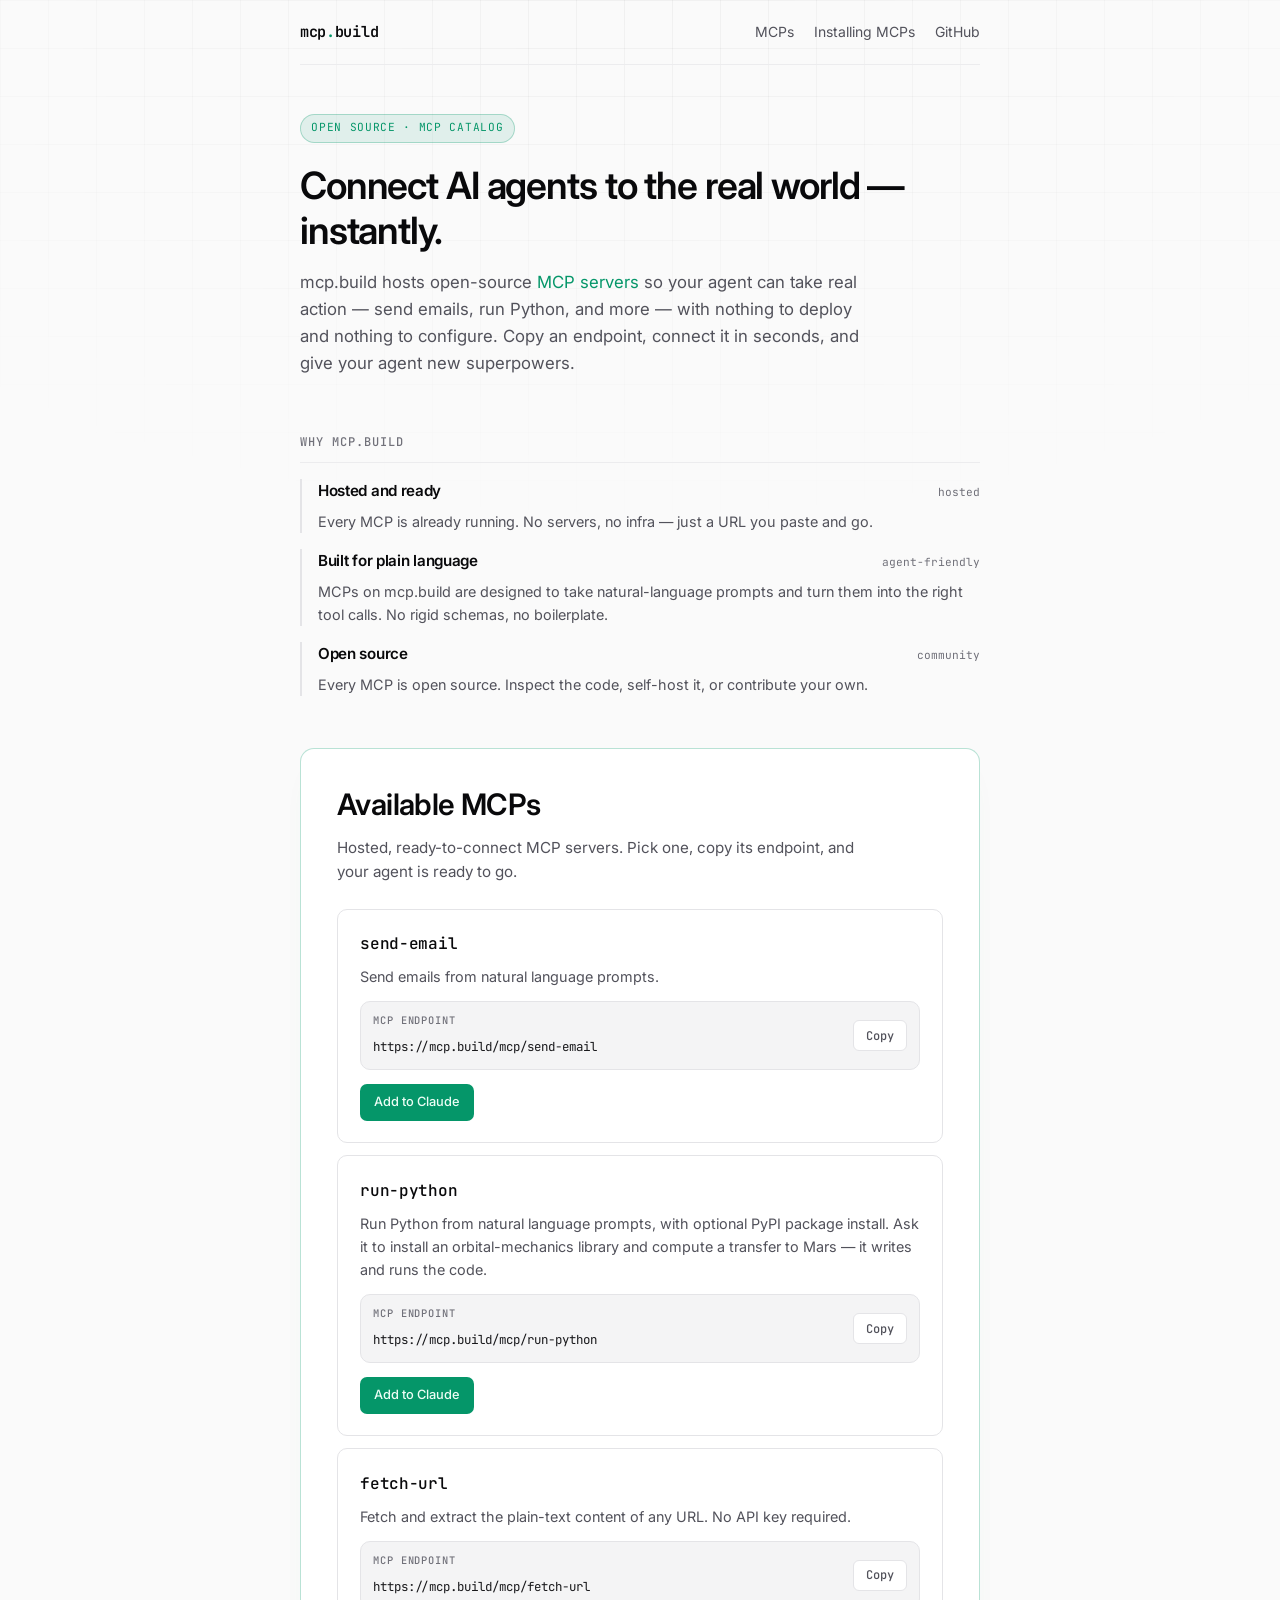
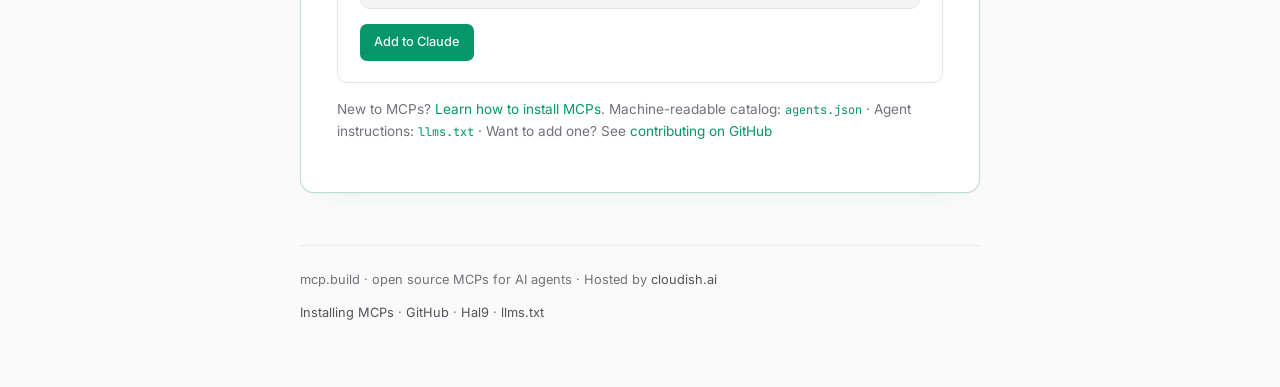
<file: docs/index.html>
<!DOCTYPE html>
<html lang="en">
<head>
  <meta charset="utf-8" />
  <meta name="viewport" content="width=device-width, initial-scale=1" />
  <title>mcp.build — connect AI agents to the real world, instantly</title>
  <meta name="description" content="mcp.build hosts open-source MCP servers so your agent can take real action — send emails, run Python, and more — with nothing to deploy and nothing to configure." />
  <link rel="canonical" href="https://mcp.build/" />

  <!-- Open Graph -->
  <meta property="og:type" content="website" />
  <meta property="og:url" content="https://mcp.build/" />
  <meta property="og:title" content="mcp.build — connect AI agents to the real world, instantly" />
  <meta property="og:description" content="Hosted, open-source MCP servers for AI agents. Copy an endpoint, connect it in seconds — no infra, no config." />
  <meta property="og:site_name" content="mcp.build" />

  <!-- Twitter Card -->
  <meta name="twitter:card" content="summary" />
  <meta name="twitter:title" content="mcp.build — connect AI agents to the real world, instantly" />
  <meta name="twitter:description" content="Hosted, open-source MCP servers for AI agents. Copy an endpoint, connect it in seconds — no infra, no config." />

  <meta name="theme-color" content="#fafafa" media="(prefers-color-scheme: light)" />
  <meta name="theme-color" content="#0a0a0b" media="(prefers-color-scheme: dark)" />
  <meta name="color-scheme" content="light dark" />
  <link rel="preconnect" href="https://fonts.googleapis.com" />
  <link rel="preconnect" href="https://fonts.gstatic.com" crossorigin />
  <link href="https://fonts.googleapis.com/css2?family=Inter:wght@400;500;600&family=JetBrains+Mono:wght@400;500;600&display=swap" rel="stylesheet" />
  <link rel="stylesheet" href="css/styles.css" />
  <link rel="alternate" type="text/plain" href="llms.txt" title="LLM instructions" />
  <link rel="sitemap" type="application/xml" href="/sitemap.xml" />

  <!-- Schema.org structured data -->
  <script type="application/ld+json">
  {
    "@context": "https://schema.org",
    "@graph": [
      {
        "@type": "WebSite",
        "@id": "https://mcp.build/#website",
        "url": "https://mcp.build",
        "name": "mcp.build",
        "description": "Hosted, open-source MCP (Model Context Protocol) servers for AI agents. Connect capabilities without running infrastructure.",
        "publisher": {
          "@id": "https://mcp.build/#organization"
        }
      },
      {
        "@type": "Organization",
        "@id": "https://mcp.build/#organization",
        "name": "mcp.build",
        "url": "https://mcp.build",
        "sameAs": [
          "https://github.com/hal9ai/mcp.build"
        ]
      },
      {
        "@type": "SoftwareApplication",
        "@id": "https://mcp.build/#catalog",
        "name": "mcp.build MCP Catalog",
        "applicationCategory": "DeveloperApplication",
        "url": "https://mcp.build",
        "description": "A catalog of hosted, open-source Model Context Protocol (MCP) servers. AI agents connect to them instantly — no infrastructure, no configuration. Set up one MCP endpoint and you can access every MCP in the catalog.",
        "operatingSystem": "Any",
        "offers": {
          "@type": "Offer",
          "price": "0",
          "priceCurrency": "USD"
        },
        "audience": {
          "@type": "Audience",
          "audienceType": "AI agent builders, LLM developers, automation engineers"
        },
        "isAccessibleForFree": true,
        "codeRepository": "https://github.com/hal9ai/mcp.build",
        "provider": {
          "@id": "https://mcp.build/#organization"
        }
      },
      {
        "@type": "ItemList",
        "@id": "https://mcp.build/#mcplist",
        "name": "Available MCPs on mcp.build",
        "url": "https://mcp.build/#mcps",
        "numberOfItems": 3,
        "itemListElement": [
          {
            "@type": "ListItem",
            "position": 1,
            "item": {
              "@type": "SoftwareApplication",
              "@id": "https://mcp.build/send-email/",
              "name": "send-email MCP",
              "url": "https://mcp.build/send-email/",
              "description": "Send emails from natural language prompts. A hosted, open-source MCP server for AI agents.",
              "applicationCategory": "DeveloperApplication",
              "operatingSystem": "Any",
              "offers": { "@type": "Offer", "price": "0", "priceCurrency": "USD" }
            }
          },
          {
            "@type": "ListItem",
            "position": 2,
            "item": {
              "@type": "SoftwareApplication",
              "@id": "https://mcp.build/run-python/",
              "name": "run-python MCP",
              "url": "https://mcp.build/run-python/",
              "description": "Run Python and install PyPI packages from natural language prompts. A hosted, open-source MCP server for AI agents.",
              "applicationCategory": "DeveloperApplication",
              "operatingSystem": "Any",
              "offers": { "@type": "Offer", "price": "0", "priceCurrency": "USD" }
            }
          },
          {
            "@type": "ListItem",
            "position": 3,
            "item": {
              "@type": "SoftwareApplication",
              "@id": "https://mcp.build/fetch-url/",
              "name": "fetch-url MCP",
              "url": "https://mcp.build/fetch-url/",
              "description": "Fetch and extract the plain text of any URL. A hosted, open-source MCP server for AI agents.",
              "applicationCategory": "DeveloperApplication",
              "operatingSystem": "Any",
              "offers": { "@type": "Offer", "price": "0", "priceCurrency": "USD" }
            }
          }
        ]
      }
    ]
  }
  </script>
</head>
<body>
  <div class="wrap">
    <nav class="nav">
      <a class="logo" href="./">mcp<span>.</span>build</a>
      <ul class="nav-links">
        <li><a href="#mcps">MCPs</a></li>
        <li><a href="installing-mcps/">Installing MCPs</a></li>
        <li><a href="https://github.com/hal9ai/mcp.build">GitHub</a></li>
      </ul>
    </nav>

    <header class="hero">
      <div class="badge">open source · MCP catalog</div>
      <h1>Connect AI agents to the real world — instantly.</h1>
      <p class="lead">
        mcp.build hosts open-source <a href="https://modelcontextprotocol.io">MCP servers</a>
        so your agent can take real action — send emails, run Python, and more —
        with nothing to deploy and nothing to configure. Copy an endpoint,
        connect it in seconds, and give your agent new superpowers.
      </p>
    </header>

    <section id="why">
      <h2>Why mcp.build</h2>
      <ul class="why-list">
        <li>
          <div class="why-top"><h3>Hosted and ready</h3><span class="tag">hosted</span></div>
          <p>Every MCP is already running. No servers, no infra — just a URL you paste and go.</p>
        </li>
        <li>
          <div class="why-top"><h3>Built for plain language</h3><span class="tag">agent-friendly</span></div>
          <p>MCPs on mcp.build are designed to take natural-language prompts and turn them into the right tool calls. No rigid schemas, no boilerplate.</p>
        </li>
        <li>
          <div class="why-top"><h3>Open source</h3><span class="tag">community</span></div>
          <p>Every MCP is open source. Inspect the code, self-host it, or contribute your own.</p>
        </li>
      </ul>
    </section>

    <section id="mcps" class="mcps-featured">
      <div class="mcps-featured-head">
        <h2>Available MCPs</h2>
        <p class="mcps-featured-sub">Hosted, ready-to-connect MCP servers. Pick one, copy its endpoint, and your agent is ready to go.</p>
      </div>
      <div class="cards" id="agent-list">
        <!-- populated from agents.json; static fallback below -->
        <div class="card card-clickable" data-href="send-email/">
          <div class="card-top">
            <h3><a href="send-email/">send-email</a></h3>
          </div>
          <p>Send emails from natural language prompts.</p>
          <div class="endpoint endpoint-sm">
            <div>
              <span class="endpoint-label">MCP endpoint</span>
              <code>https://mcp.build/mcp/send-email</code>
            </div>
            <button class="endpoint-copy" data-copy="https://mcp.build/mcp/send-email">Copy</button>
          </div>
          <div class="card-actions">
            <a class="btn btn-primary btn-sm" href="https://claude.ai/customize/connectors?modal=add-custom-connector&connectorName=Send%20Email&connectorUrl=https%3A%2F%2Fmcp.build%2Fmcp%2Fsend-email">Add to Claude</a>
          </div>
        </div>
        <div class="card card-clickable" data-href="run-python/">
          <div class="card-top">
            <h3><a href="run-python/">run-python</a></h3>
          </div>
          <p>Run Python and install packages from natural language prompts.</p>
          <div class="endpoint endpoint-sm">
            <div>
              <span class="endpoint-label">MCP endpoint</span>
              <code>https://mcp.build/mcp/run-python</code>
            </div>
            <button class="endpoint-copy" data-copy="https://mcp.build/mcp/run-python">Copy</button>
          </div>
          <div class="card-actions">
            <a class="btn btn-primary btn-sm" href="https://claude.ai/customize/connectors?modal=add-custom-connector&connectorName=Run%20Python&connectorUrl=https%3A%2F%2Fmcp.build%2Fmcp%2Frun-python">Add to Claude</a>
          </div>
        </div>
      </div>
      <p style="margin-top: 1rem; font-size: 0.85rem; color: var(--text-dim);">
        New to MCPs? <a href="installing-mcps/">Learn how to install MCPs</a>.
        Machine-readable catalog: <a href="agents.json"><code>agents.json</code></a>
        · Agent instructions: <a href="llms.txt"><code>llms.txt</code></a>
        · Want to add one? See <a href="https://github.com/hal9ai/mcp.build#contributing">contributing on GitHub</a>
      </p>
    </section>

    <footer class="footer">
      <span>
        mcp.build · open source MCPs for AI agents ·
        Hosted by <a href="https://cloudish.ai">cloudish.ai</a>
      </span>
      <span>
        <a href="installing-mcps/">Installing MCPs</a>
        ·
        <a href="https://github.com/hal9ai/mcp.build">GitHub</a>
        ·
        <a href="https://github.com/hal9ai/hal9">Hal9</a>
        ·
        <a href="llms.txt">llms.txt</a>
      </span>
    </footer>
  </div>

  <script src="js/copy.js"></script>
  <script src="js/cards.js"></script>
  <script>
    // Load catalog so the site stays in sync with agents.json
    fetch("agents.json")
      .then((r) => r.json())
      .then((data) => {
        const list = document.getElementById("agent-list");
        if (!data.agents || !data.agents.length) return;
        list.innerHTML = data.agents
          .map((a) => {
            const docsPath = a.docs_path || "./" + a.id + "/";
            const endpoint = a.endpoint || "";
            const connectorName = a.connector_name || a.name || a.id;
            const connectorUrl = endpoint
              ? `https://claude.ai/customize/connectors?modal=add-custom-connector&connectorName=${encodeURIComponent(
                  connectorName
                )}&connectorUrl=${encodeURIComponent(endpoint)}`
              : "https://claude.ai/customize/connectors";
            return `
          <div class="card card-clickable" data-href="${docsPath}">
            <div class="card-top">
              <h3><a href="${docsPath}">${a.name}</a></h3>
            </div>
            <p>${a.description}</p>
            ${
              endpoint
                ? `<div class="endpoint endpoint-sm">
              <div>
                <span class="endpoint-label">MCP endpoint</span>
                <code>${endpoint}</code>
              </div>
              <button class="endpoint-copy" data-copy="${endpoint}">Copy</button>
            </div>`
                : ""
            }
            <div class="card-actions">
              <a class="btn btn-primary btn-sm" href="${connectorUrl}">Add to Claude</a>
            </div>
          </div>`;
          })
          .join("");
      })
      .catch(() => {});
  </script>
</body>
</html>
</file>
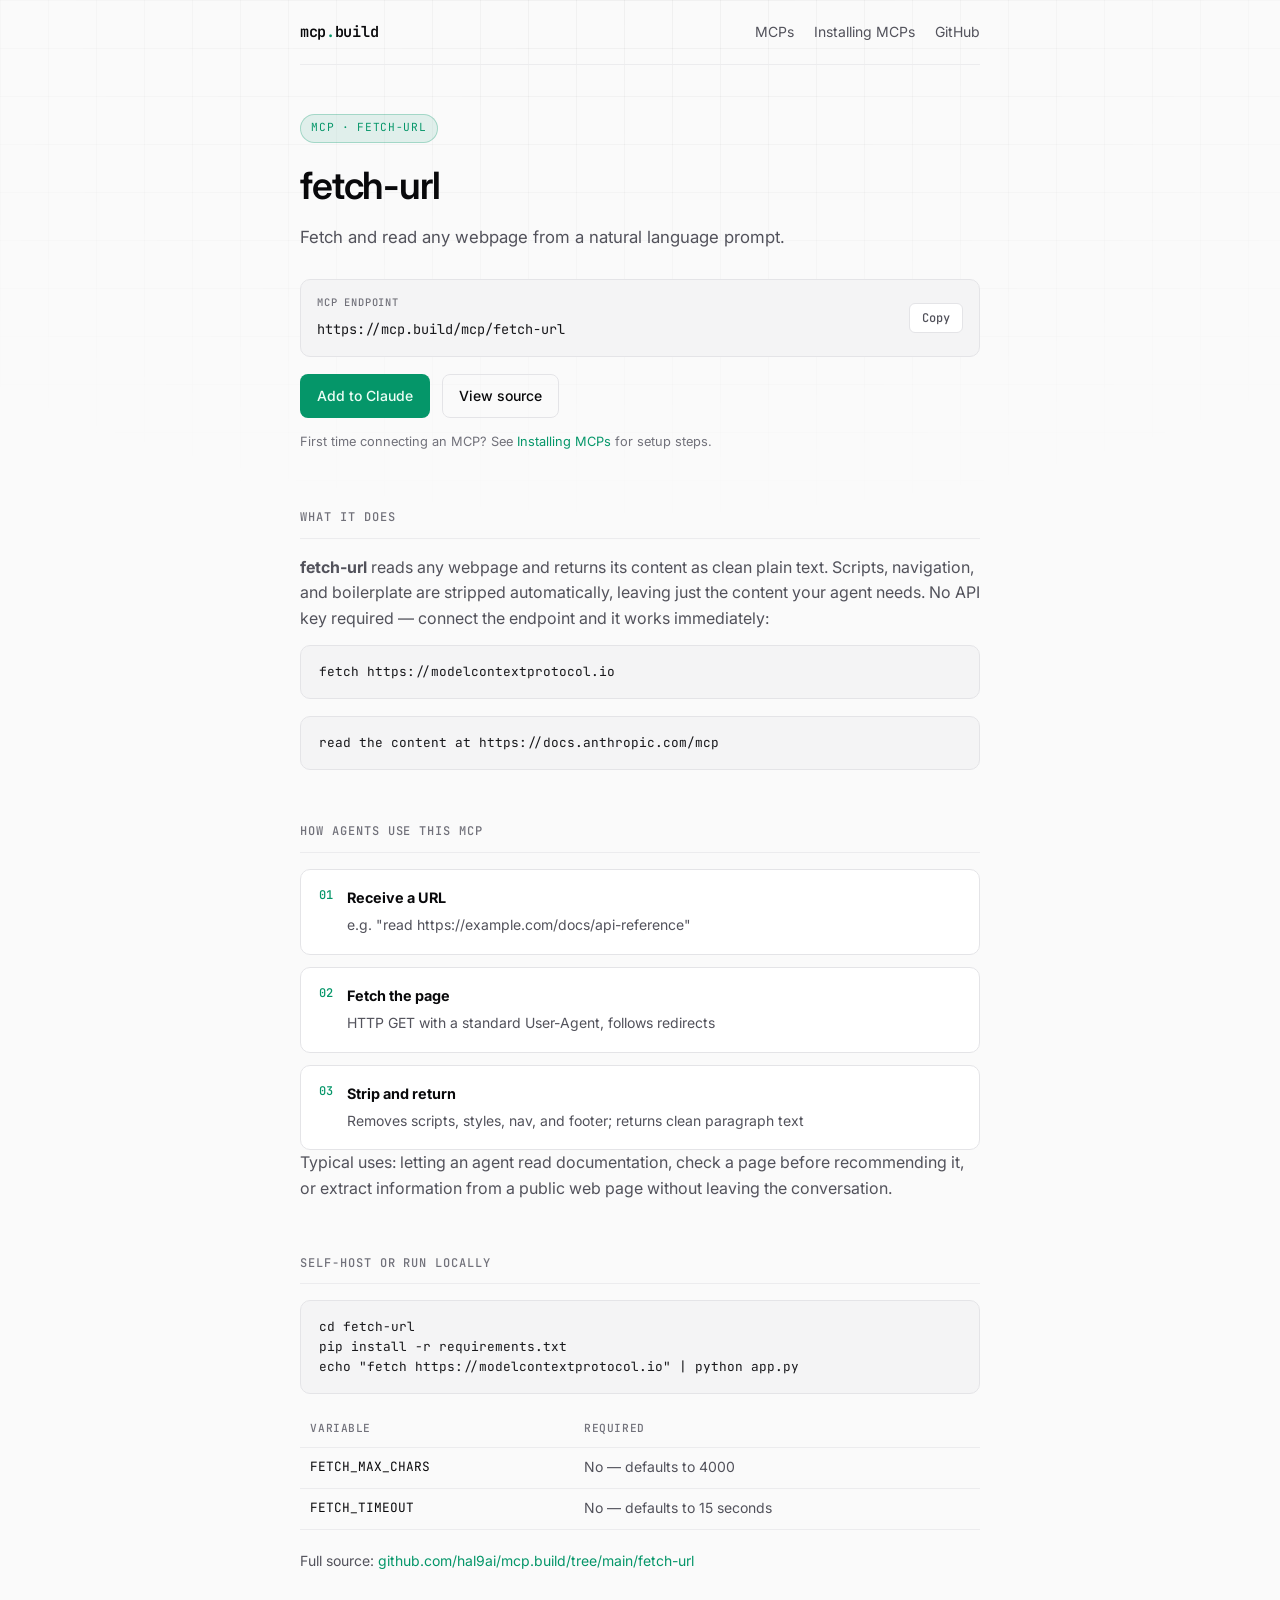
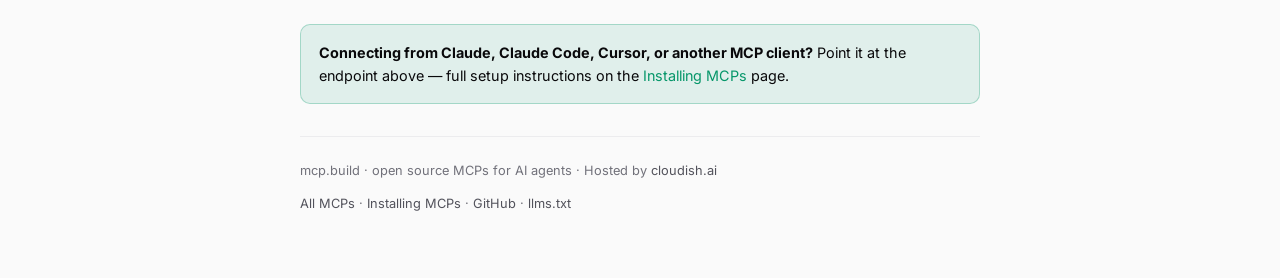
<file: docs/fetch-url/index.html>
<!DOCTYPE html>
<html lang="en">
<head>
  <meta charset="utf-8" />
  <meta name="viewport" content="width=device-width, initial-scale=1" />
  <title>fetch-url MCP — fetch and read any webpage · mcp.build</title>
  <meta name="description" content="A hosted, open-source MCP server that fetches any URL and returns its plain-text content. No API key required — just connect and go." />
  <link rel="canonical" href="https://mcp.build/fetch-url/" />
  <meta property="og:type" content="website" />
  <meta property="og:url" content="https://mcp.build/fetch-url/" />
  <meta property="og:title" content="fetch-url MCP — fetch and read any webpage" />
  <meta property="og:description" content="A hosted, open-source MCP server that fetches any URL and returns its plain-text content. No API key required." />
  <meta property="og:site_name" content="mcp.build" />
  <meta name="twitter:card" content="summary" />
  <meta name="twitter:title" content="fetch-url MCP — fetch and read any webpage" />
  <meta name="twitter:description" content="A hosted, open-source MCP server that fetches any URL and returns its plain-text content. No API key required." />
  <meta name="theme-color" content="#fafafa" media="(prefers-color-scheme: light)" />
  <meta name="theme-color" content="#0a0a0b" media="(prefers-color-scheme: dark)" />
  <meta name="color-scheme" content="light dark" />
  <link rel="preconnect" href="https://fonts.googleapis.com" />
  <link rel="preconnect" href="https://fonts.gstatic.com" crossorigin />
  <link href="https://fonts.googleapis.com/css2?family=Inter:wght@400;500;600&family=JetBrains+Mono:wght@400;500;600&display=swap" rel="stylesheet" />
  <link rel="stylesheet" href="../css/styles.css" />
  <link rel="alternate" type="text/plain" href="../llms.txt" title="LLM instructions" />
  <link rel="sitemap" type="application/xml" href="/sitemap.xml" />
  <script type="application/ld+json">
  {
    "@context": "https://schema.org",
    "@type": "SoftwareApplication",
    "@id": "https://mcp.build/fetch-url/",
    "name": "fetch-url MCP",
    "applicationCategory": "DeveloperApplication",
    "url": "https://mcp.build/fetch-url/",
    "description": "A hosted, open-source Model Context Protocol (MCP) server that fetches any URL and returns its plain-text content. No API key required.",
    "operatingSystem": "Any",
    "isAccessibleForFree": true,
    "offers": { "@type": "Offer", "price": "0", "priceCurrency": "USD" },
    "provider": { "@type": "Organization", "name": "mcp.build", "url": "https://mcp.build" },
    "codeRepository": "https://github.com/hal9ai/mcp.build/tree/main/fetch-url",
    "featureList": [
      "Fetch any URL and return clean plain text",
      "No API key required",
      "Strips navigation, scripts, and boilerplate automatically",
      "Hosted — no infrastructure to manage",
      "Open source — inspect or self-host"
    ]
  }
  </script>
</head>
<body>
  <div class="wrap">
    <nav class="nav">
      <a class="logo" href="../">mcp<span>.</span>build</a>
      <ul class="nav-links">
        <li><a href="../#mcps">MCPs</a></li>
        <li><a href="../installing-mcps/">Installing MCPs</a></li>
        <li><a href="https://github.com/hal9ai/mcp.build">GitHub</a></li>
      </ul>
    </nav>

    <header class="hero">
      <div class="badge">MCP · fetch-url</div>
      <h1>fetch-url</h1>
      <p class="lead">Fetch and read any webpage from a natural language prompt.</p>

      <div class="endpoint">
        <div>
          <span class="endpoint-label">MCP endpoint</span>
          <code>https://mcp.build/mcp/fetch-url</code>
        </div>
        <button class="endpoint-copy" data-copy="https://mcp.build/mcp/fetch-url">Copy</button>
      </div>

      <div class="actions">
        <a class="btn btn-primary" href="https://claude.ai/customize/connectors?modal=add-custom-connector&connectorName=Fetch%20URL&connectorUrl=https%3A%2F%2Fmcp.build%2Fmcp%2Ffetch-url">Add to Claude</a>
        <a class="btn btn-ghost" href="https://github.com/hal9ai/mcp.build/tree/main/fetch-url">View source</a>
      </div>
      <p style="margin-top: 0.85rem; font-size: 0.8rem; color: var(--text-dim);">
        First time connecting an MCP? See <a href="../installing-mcps/">Installing MCPs</a> for setup steps.
      </p>
    </header>

    <section id="what">
      <h2>What it does</h2>
      <p>
        <strong>fetch-url</strong> reads any webpage and returns its content as clean plain text.
        Scripts, navigation, and boilerplate are stripped automatically, leaving just the content
        your agent needs. No API key required — connect the endpoint and it works immediately:
      </p>
      <div class="pre-wrap">
        <pre>fetch https://modelcontextprotocol.io</pre>
      </div>
      <div class="pre-wrap">
        <pre>read the content at https://docs.anthropic.com/mcp</pre>
      </div>
    </section>

    <section id="how-agents-use-it">
      <h2>How agents use this MCP</h2>
      <ol class="steps">
        <li><div><strong>Receive a URL</strong><span>e.g. "read https://example.com/docs/api-reference"</span></div></li>
        <li><div><strong>Fetch the page</strong><span>HTTP GET with a standard User-Agent, follows redirects</span></div></li>
        <li><div><strong>Strip and return</strong><span>Removes scripts, styles, nav, and footer; returns clean paragraph text</span></div></li>
      </ol>
      <p>
        Typical uses: letting an agent read documentation, check a page before recommending it,
        or extract information from a public web page without leaving the conversation.
      </p>
    </section>

    <section id="config">
      <h2>Self-host or run locally</h2>
      <div class="pre-wrap">
        <pre>cd fetch-url
pip install -r requirements.txt
echo "fetch https://modelcontextprotocol.io" | python app.py</pre>
      </div>
      <table class="meta">
        <thead><tr><th>Variable</th><th>Required</th></tr></thead>
        <tbody>
          <tr><td>FETCH_MAX_CHARS</td><td>No — defaults to 4000</td></tr>
          <tr><td>FETCH_TIMEOUT</td><td>No — defaults to 15 seconds</td></tr>
        </tbody>
      </table>
      <p style="font-size: 0.875rem;">
        Full source: <a href="https://github.com/hal9ai/mcp.build/tree/main/fetch-url">github.com/hal9ai/mcp.build/tree/main/fetch-url</a>
      </p>
    </section>

    <div class="callout">
      <p>
        <strong>Connecting from Claude, Claude Code, Cursor, or another MCP client?</strong>
        Point it at the endpoint above — full setup instructions on the
        <a href="../installing-mcps/">Installing MCPs</a> page.
      </p>
    </div>

    <footer class="footer">
      <span>
        mcp.build · open source MCPs for AI agents ·
        Hosted by <a href="https://cloudish.ai">cloudish.ai</a>
      </span>
      <span>
        <a href="../">All MCPs</a>
        · <a href="../installing-mcps/">Installing MCPs</a>
        · <a href="https://github.com/hal9ai/mcp.build">GitHub</a>
        · <a href="../llms.txt">llms.txt</a>
      </span>
    </footer>
  </div>
  <script src="../js/copy.js"></script>
</body>
</html>
</file>
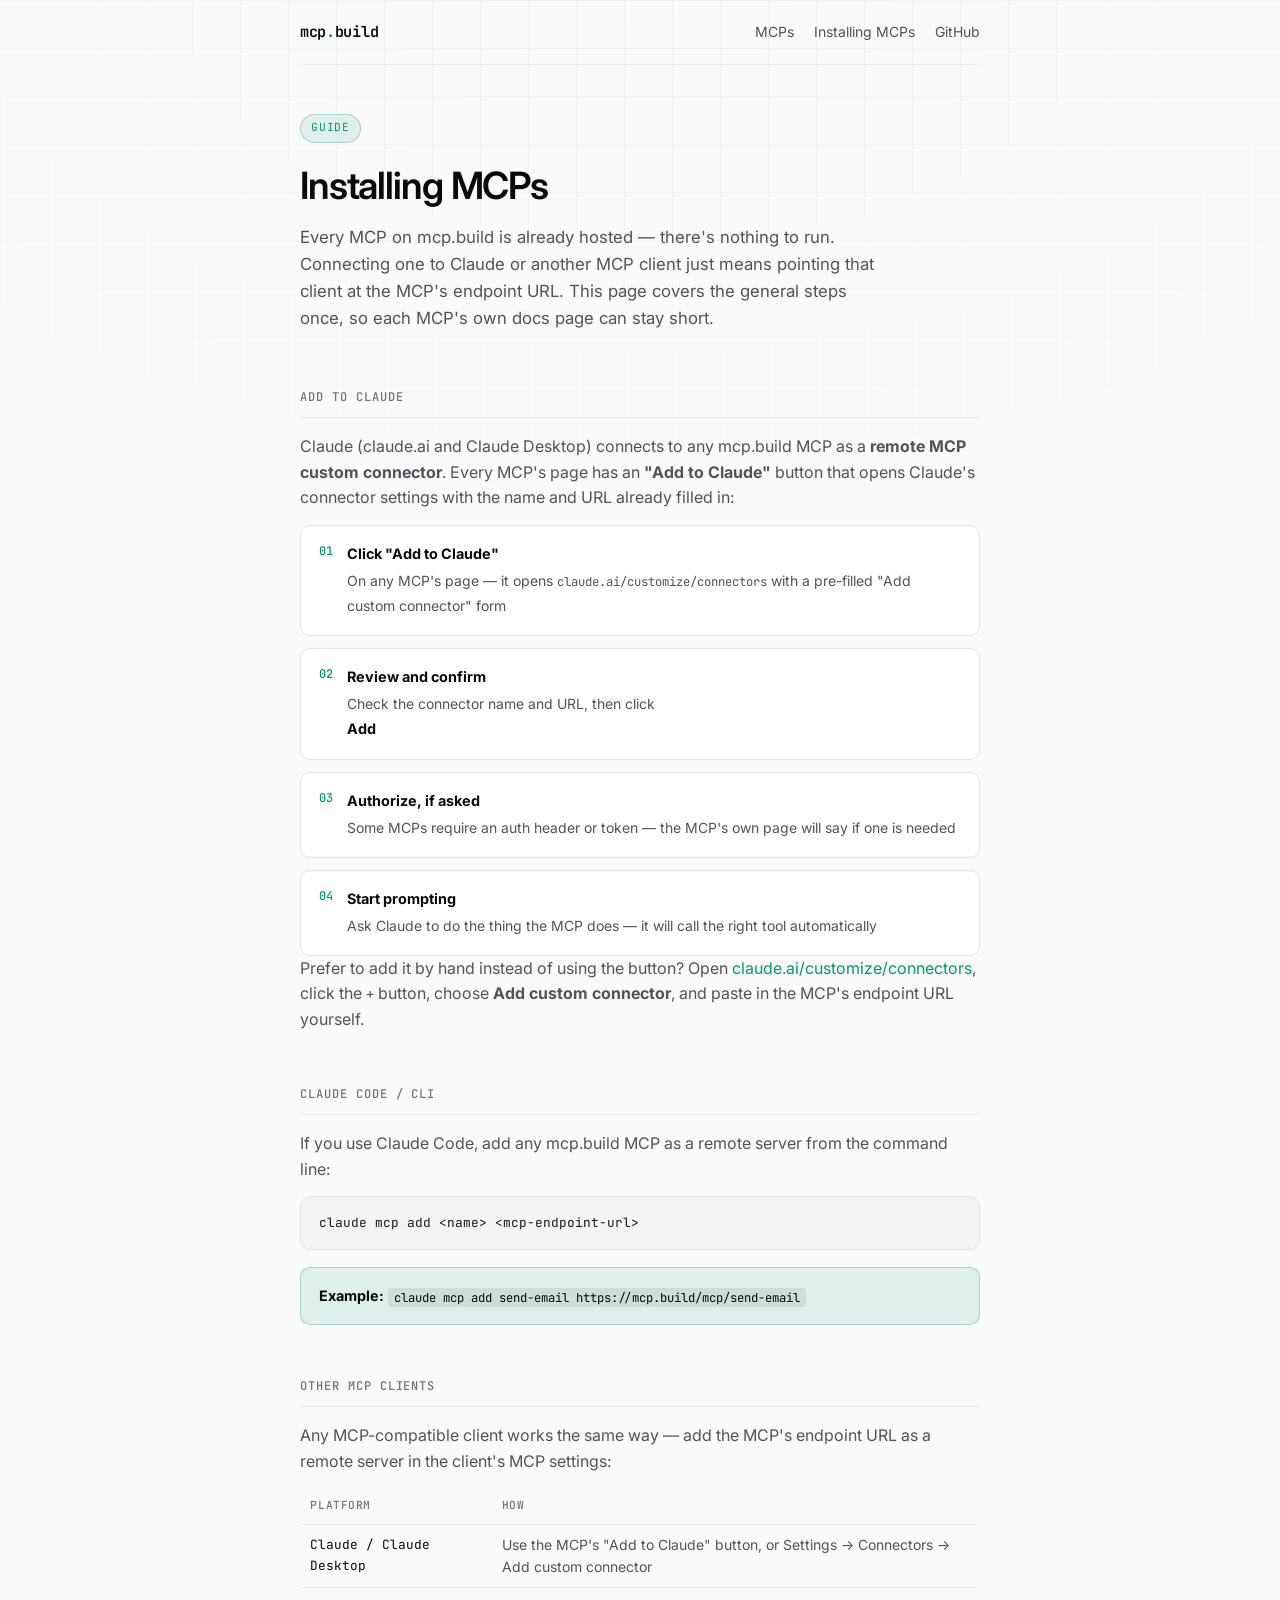
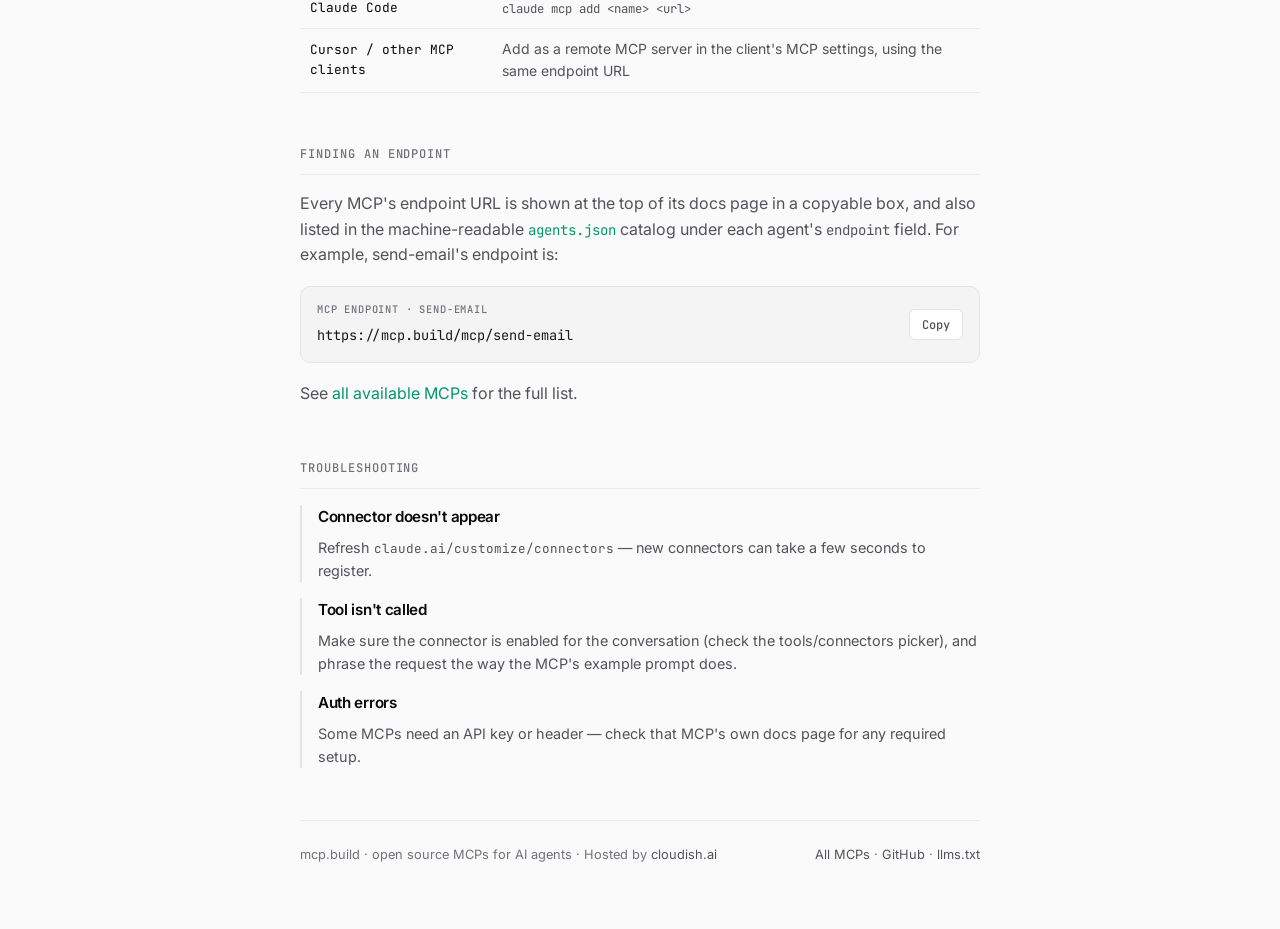
<file: docs/installing-mcps/index.html>
<!DOCTYPE html>
<html lang="en">
<head>
  <meta charset="utf-8" />
  <meta name="viewport" content="width=device-width, initial-scale=1" />
  <title>Installing MCPs — mcp.build</title>
  <meta name="description" content="How to add mcp.build's hosted MCPs to Claude, Claude Code, and other MCP-compatible clients." />
  <meta name="theme-color" content="#fafafa" media="(prefers-color-scheme: light)" />
  <meta name="theme-color" content="#0a0a0b" media="(prefers-color-scheme: dark)" />
  <meta name="color-scheme" content="light dark" />
  <link rel="preconnect" href="https://fonts.googleapis.com" />
  <link rel="preconnect" href="https://fonts.gstatic.com" crossorigin />
  <link href="https://fonts.googleapis.com/css2?family=Inter:wght@400;500;600&family=JetBrains+Mono:wght@400;500;600&display=swap" rel="stylesheet" />
  <link rel="stylesheet" href="../css/styles.css" />
  <link rel="alternate" type="text/plain" href="../llms.txt" title="LLM instructions" />
</head>
<body>
  <div class="wrap">
    <nav class="nav">
      <a class="logo" href="../">mcp<span>.</span>build</a>
      <ul class="nav-links">
        <li><a href="../#mcps">MCPs</a></li>
        <li><a href="../installing-mcps/">Installing MCPs</a></li>
        <li><a href="https://github.com/hal9ai/mcp.build">GitHub</a></li>
      </ul>
    </nav>

    <header class="hero">
      <div class="badge">guide</div>
      <h1>Installing MCPs</h1>
      <p class="lead">
        Every MCP on mcp.build is already hosted — there's nothing to run. Connecting
        one to Claude or another MCP client just means pointing that client at the
        MCP's endpoint URL. This page covers the general steps once, so each MCP's
        own docs page can stay short.
      </p>
    </header>

    <section id="add-to-claude">
      <h2>Add to Claude</h2>
      <p>
        Claude (claude.ai and Claude Desktop) connects to any mcp.build MCP as a
        <strong>remote MCP custom connector</strong>. Every MCP's page has an
        <strong>"Add to Claude"</strong> button that opens Claude's connector settings
        with the name and URL already filled in:
      </p>
      <ol class="steps">
        <li><div><strong>Click "Add to Claude"</strong><span>On any MCP's page — it opens <code>claude.ai/customize/connectors</code> with a pre-filled "Add custom connector" form</span></div></li>
        <li><div><strong>Review and confirm</strong><span>Check the connector name and URL, then click <strong>Add</strong></span></div></li>
        <li><div><strong>Authorize, if asked</strong><span>Some MCPs require an auth header or token — the MCP's own page will say if one is needed</span></div></li>
        <li><div><strong>Start prompting</strong><span>Ask Claude to do the thing the MCP does — it will call the right tool automatically</span></div></li>
      </ol>
      <p>
        Prefer to add it by hand instead of using the button? Open
        <a href="https://claude.ai/customize/connectors">claude.ai/customize/connectors</a>,
        click the <code>+</code> button, choose <strong>Add custom connector</strong>, and
        paste in the MCP's endpoint URL yourself.
      </p>
    </section>

    <section id="claude-code">
      <h2>Claude Code / CLI</h2>
      <p>
        If you use Claude Code, add any mcp.build MCP as a remote server from the
        command line:
      </p>
      <div class="pre-wrap">
        <pre>claude mcp add &lt;name&gt; &lt;mcp-endpoint-url&gt;</pre>
      </div>
      <div class="callout">
        <p>
          <strong>Example:</strong>
          <code>claude mcp add send-email https://mcp.build/mcp/send-email</code>
        </p>
      </div>
    </section>

    <section id="other-clients">
      <h2>Other MCP clients</h2>
      <p>
        Any MCP-compatible client works the same way — add the MCP's endpoint URL as
        a remote server in the client's MCP settings:
      </p>
      <table class="meta">
        <thead>
          <tr><th>Platform</th><th>How</th></tr>
        </thead>
        <tbody>
          <tr><td>Claude / Claude Desktop</td><td>Use the MCP's "Add to Claude" button, or Settings → Connectors → Add custom connector</td></tr>
          <tr><td>Claude Code</td><td><code>claude mcp add &lt;name&gt; &lt;url&gt;</code></td></tr>
          <tr><td>Cursor / other MCP clients</td><td>Add as a remote MCP server in the client's MCP settings, using the same endpoint URL</td></tr>
        </tbody>
      </table>
    </section>

    <section id="finding-endpoints">
      <h2>Finding an endpoint</h2>
      <p>
        Every MCP's endpoint URL is shown at the top of its docs page in a copyable
        box, and also listed in the machine-readable
        <a href="../agents.json"><code>agents.json</code></a> catalog under each
        agent's <code>endpoint</code> field. For example, send-email's endpoint is:
      </p>
      <div class="endpoint">
        <div>
          <span class="endpoint-label">MCP endpoint · send-email</span>
          <code>https://mcp.build/mcp/send-email</code>
        </div>
        <button class="endpoint-copy" data-copy="https://mcp.build/mcp/send-email">Copy</button>
      </div>
      <p>
        See <a href="../#mcps">all available MCPs</a> for the full list.
      </p>
    </section>

    <section id="troubleshooting">
      <h2>Troubleshooting</h2>
      <ul class="why-list">
        <li>
          <div class="why-top"><h3>Connector doesn't appear</h3></div>
          <p>Refresh <code>claude.ai/customize/connectors</code> — new connectors can take a few seconds to register.</p>
        </li>
        <li>
          <div class="why-top"><h3>Tool isn't called</h3></div>
          <p>Make sure the connector is enabled for the conversation (check the tools/connectors picker), and phrase the request the way the MCP's example prompt does.</p>
        </li>
        <li>
          <div class="why-top"><h3>Auth errors</h3></div>
          <p>Some MCPs need an API key or header — check that MCP's own docs page for any required setup.</p>
        </li>
      </ul>
    </section>

    <footer class="footer">
      <span>
        mcp.build · open source MCPs for AI agents ·
        Hosted by <a href="https://cloudish.ai">cloudish.ai</a>
      </span>
      <span>
        <a href="../">All MCPs</a>
        ·
        <a href="https://github.com/hal9ai/mcp.build">GitHub</a>
        ·
        <a href="../llms.txt">llms.txt</a>
      </span>
    </footer>
  </div>

  <script src="../js/copy.js"></script>
</body>
</html>
</file>
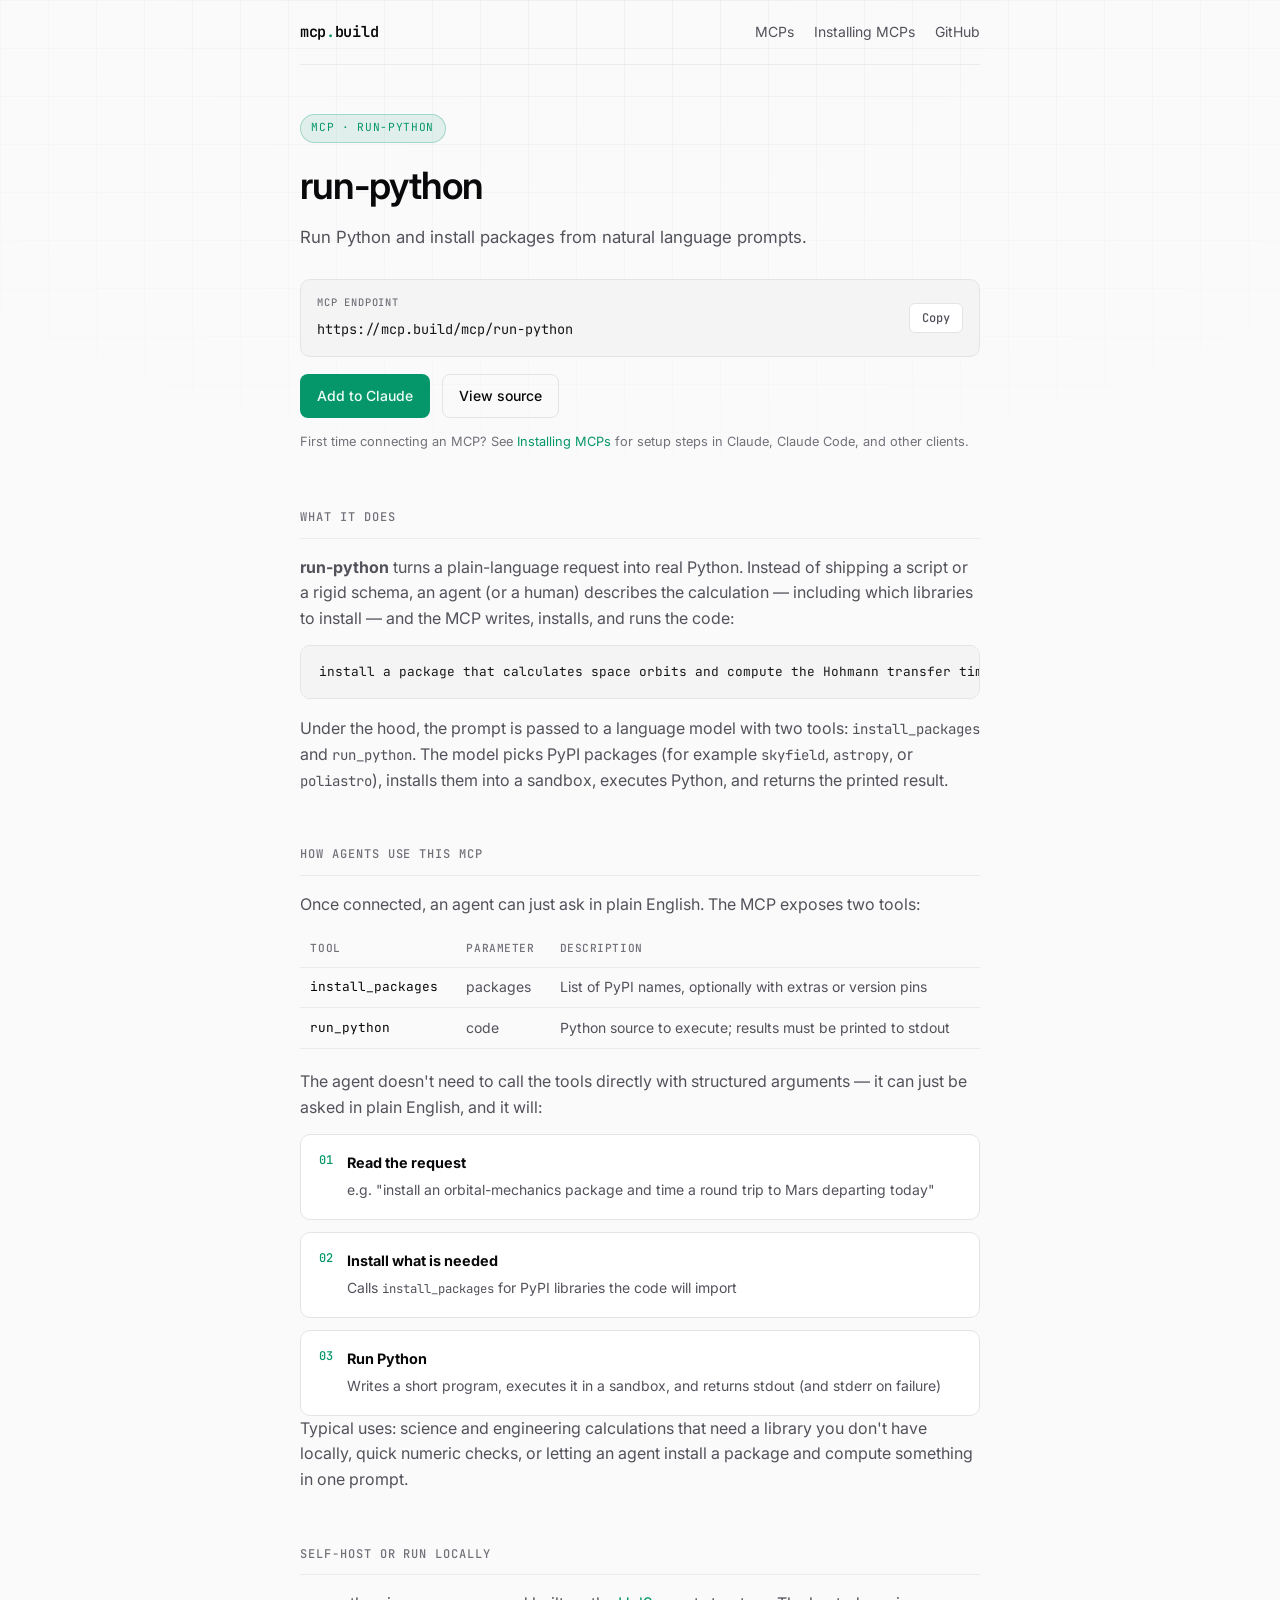
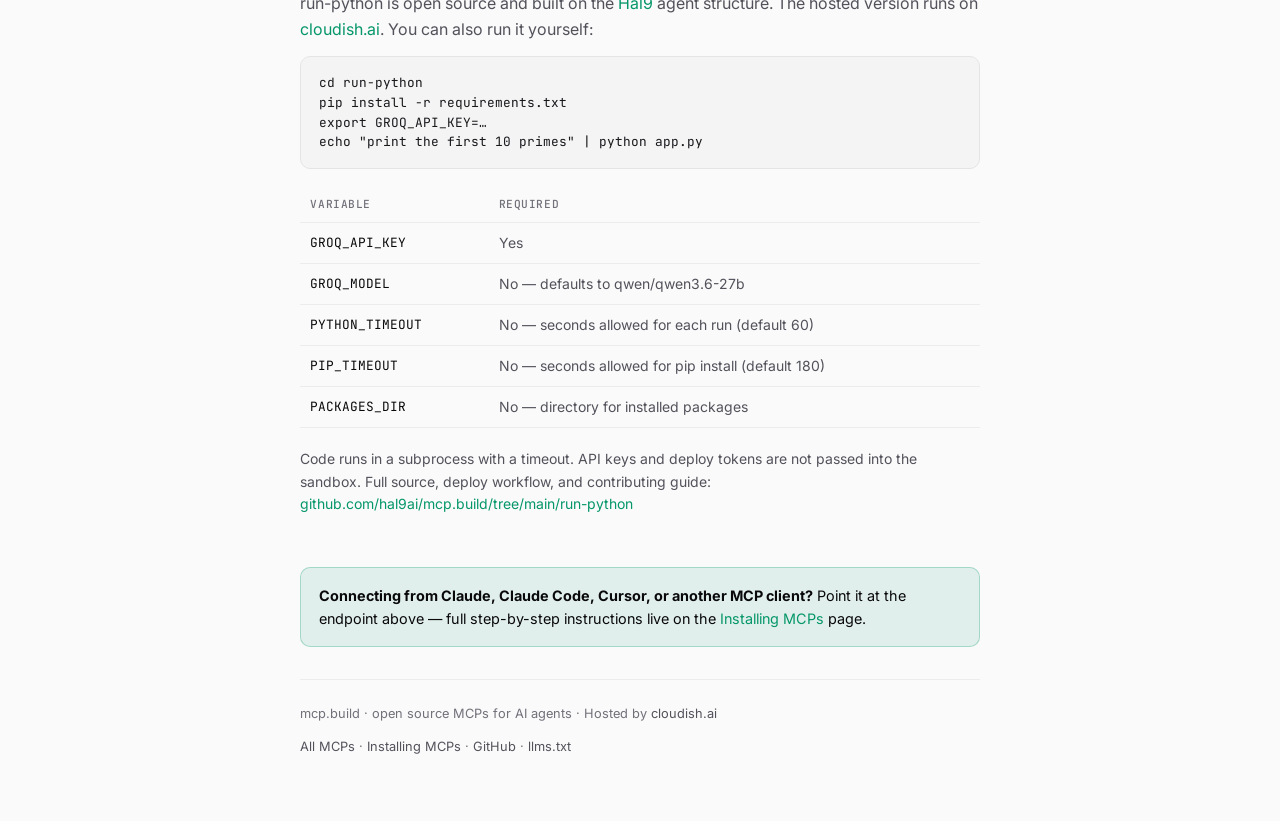
<file: docs/run-python/index.html>
<!DOCTYPE html>
<html lang="en">
<head>
  <meta charset="utf-8" />
  <meta name="viewport" content="width=device-width, initial-scale=1" />
  <title>run-python MCP — run Python and install packages from natural language · mcp.build</title>
  <meta name="description" content="A hosted, open-source MCP server that installs PyPI packages and runs Python from plain-language requests. Ask for an orbital calculation, a number, or a script — the MCP figures out the rest." />
  <link rel="canonical" href="https://mcp.build/run-python/" />

  <!-- Open Graph -->
  <meta property="og:type" content="website" />
  <meta property="og:url" content="https://mcp.build/run-python/" />
  <meta property="og:title" content="run-python MCP — run Python and install packages from natural language" />
  <meta property="og:description" content="A hosted, open-source MCP server that installs PyPI packages and runs Python from plain-language requests — connect in seconds." />
  <meta property="og:site_name" content="mcp.build" />

  <!-- Twitter Card -->
  <meta name="twitter:card" content="summary" />
  <meta name="twitter:title" content="run-python MCP — run Python and install packages from natural language" />
  <meta name="twitter:description" content="A hosted, open-source MCP server that installs PyPI packages and runs Python from plain-language requests — connect in seconds." />

  <meta name="theme-color" content="#fafafa" media="(prefers-color-scheme: light)" />
  <meta name="theme-color" content="#0a0a0b" media="(prefers-color-scheme: dark)" />
  <meta name="color-scheme" content="light dark" />
  <link rel="preconnect" href="https://fonts.googleapis.com" />
  <link rel="preconnect" href="https://fonts.gstatic.com" crossorigin />
  <link href="https://fonts.googleapis.com/css2?family=Inter:wght@400;500;600&family=JetBrains+Mono:wght@400;500;600&display=swap" rel="stylesheet" />
  <link rel="stylesheet" href="../css/styles.css" />
  <link rel="alternate" type="text/plain" href="../llms.txt" title="LLM instructions" />
  <link rel="sitemap" type="application/xml" href="/sitemap.xml" />

  <!-- Schema.org structured data -->
  <script type="application/ld+json">
  {
    "@context": "https://schema.org",
    "@type": "SoftwareApplication",
    "@id": "https://mcp.build/run-python/",
    "name": "run-python MCP",
    "alternateName": "Run Python MCP",
    "applicationCategory": "DeveloperApplication",
    "url": "https://mcp.build/run-python/",
    "description": "A hosted, open-source Model Context Protocol (MCP) server that installs PyPI packages and runs Python from plain-language requests. Connect an endpoint and your AI agent can compute, install libraries, and return results instantly.",
    "operatingSystem": "Any",
    "isAccessibleForFree": true,
    "offers": {
      "@type": "Offer",
      "price": "0",
      "priceCurrency": "USD"
    },
    "provider": {
      "@type": "Organization",
      "name": "mcp.build",
      "url": "https://mcp.build"
    },
    "codeRepository": "https://github.com/hal9ai/mcp.build/tree/main/run-python",
    "audience": {
      "@type": "Audience",
      "audienceType": "AI agent builders, LLM developers, automation engineers"
    },
    "featureList": [
      "Run Python from natural language prompts",
      "Install PyPI packages on demand",
      "Hosted — no infrastructure to manage",
      "Open source — inspect or self-host",
      "Works with Claude, Claude Code, Cursor, Codex, and any MCP-compatible agent"
    ]
  }
  </script>
</head>
<body>
  <div class="wrap">
    <nav class="nav">
      <a class="logo" href="../">mcp<span>.</span>build</a>
      <ul class="nav-links">
        <li><a href="../#mcps">MCPs</a></li>
        <li><a href="../installing-mcps/">Installing MCPs</a></li>
        <li><a href="https://github.com/hal9ai/mcp.build">GitHub</a></li>
      </ul>
    </nav>

    <header class="hero">
      <div class="badge">MCP · run-python</div>
      <h1>run-python</h1>
      <p class="lead">Run Python and install packages from natural language prompts.</p>

      <div class="endpoint">
        <div>
          <span class="endpoint-label">MCP endpoint</span>
          <code>https://mcp.build/mcp/run-python</code>
        </div>
        <button class="endpoint-copy" data-copy="https://mcp.build/mcp/run-python">Copy</button>
      </div>

      <div class="actions">
        <a class="btn btn-primary" href="https://claude.ai/customize/connectors?modal=add-custom-connector&connectorName=Run%20Python&connectorUrl=https%3A%2F%2Fmcp.build%2Fmcp%2Frun-python">Add to Claude</a>
        <a class="btn btn-ghost" href="https://github.com/hal9ai/mcp.build/tree/main/run-python">View source</a>
      </div>
      <p style="margin-top: 0.85rem; font-size: 0.8rem; color: var(--text-dim);">
        First time connecting an MCP? See
        <a href="../installing-mcps/">Installing MCPs</a>
        for setup steps in Claude, Claude Code, and other clients.
      </p>
    </header>

    <section id="what">
      <h2>What it does</h2>
      <p>
        <strong>run-python</strong> turns a plain-language request into real Python.
        Instead of shipping a script or a rigid schema, an agent (or a human) describes
        the calculation — including which libraries to install — and the MCP writes,
        installs, and runs the code:
      </p>
      <div class="pre-wrap">
        <pre>install a package that calculates space orbits and compute the Hohmann transfer time from Earth to Mars and back, departing 2026-09-08</pre>
      </div>
      <p>
        Under the hood, the prompt is passed to a language model with two tools:
        <code>install_packages</code> and <code>run_python</code>. The model picks
        PyPI packages (for example <code>skyfield</code>, <code>astropy</code>, or
        <code>poliastro</code>), installs them into a sandbox, executes Python, and
        returns the printed result.
      </p>
    </section>

    <section id="how-agents-use-it">
      <h2>How agents use this MCP</h2>
      <p>
        Once connected, an agent can just ask in plain English. The MCP exposes two
        tools:
      </p>
      <table class="meta">
        <thead>
          <tr><th>Tool</th><th>Parameter</th><th>Description</th></tr>
        </thead>
        <tbody>
          <tr><td>install_packages</td><td>packages</td><td>List of PyPI names, optionally with extras or version pins</td></tr>
          <tr><td>run_python</td><td>code</td><td>Python source to execute; results must be printed to stdout</td></tr>
        </tbody>
      </table>
      <p>The agent doesn't need to call the tools directly with structured arguments — it can just be asked in plain English, and it will:</p>
      <ol class="steps">
        <li><div><strong>Read the request</strong><span>e.g. "install an orbital-mechanics package and time a round trip to Mars departing today"</span></div></li>
        <li><div><strong>Install what is needed</strong><span>Calls <code>install_packages</code> for PyPI libraries the code will import</span></div></li>
        <li><div><strong>Run Python</strong><span>Writes a short program, executes it in a sandbox, and returns stdout (and stderr on failure)</span></div></li>
      </ol>
      <p>
        Typical uses: science and engineering calculations that need a library you
        don't have locally, quick numeric checks, or letting an agent install a
        package and compute something in one prompt.
      </p>
    </section>

    <section id="config">
      <h2>Self-host or run locally</h2>
      <p>
        run-python is open source and built on the <a href="https://github.com/hal9ai/hal9">Hal9</a>
        agent structure. The hosted version runs on
        <a href="https://cloudish.ai">cloudish.ai</a>. You can also run it yourself:
      </p>
      <div class="pre-wrap">
        <pre>cd run-python
pip install -r requirements.txt
export GROQ_API_KEY=…
echo "print the first 10 primes" | python app.py</pre>
      </div>
      <table class="meta">
        <thead>
          <tr><th>Variable</th><th>Required</th></tr>
        </thead>
        <tbody>
          <tr><td>GROQ_API_KEY</td><td>Yes</td></tr>
          <tr><td>GROQ_MODEL</td><td>No — defaults to qwen/qwen3.6-27b</td></tr>
          <tr><td>PYTHON_TIMEOUT</td><td>No — seconds allowed for each run (default 60)</td></tr>
          <tr><td>PIP_TIMEOUT</td><td>No — seconds allowed for pip install (default 180)</td></tr>
          <tr><td>PACKAGES_DIR</td><td>No — directory for installed packages</td></tr>
        </tbody>
      </table>
      <p style="font-size: 0.875rem;">
        Code runs in a subprocess with a timeout. API keys and deploy tokens are not
        passed into the sandbox. Full source, deploy workflow, and contributing guide:
        <a href="https://github.com/hal9ai/mcp.build/tree/main/run-python">github.com/hal9ai/mcp.build/tree/main/run-python</a>
      </p>
    </section>

    <div class="callout">
      <p>
        <strong>Connecting from Claude, Claude Code, Cursor, or another MCP client?</strong>
        Point it at the endpoint above — full step-by-step instructions live on the
        <a href="../installing-mcps/">Installing MCPs</a> page.
      </p>
    </div>

    <footer class="footer">
      <span>
        mcp.build · open source MCPs for AI agents ·
        Hosted by <a href="https://cloudish.ai">cloudish.ai</a>
      </span>
      <span>
        <a href="../">All MCPs</a>
        ·
        <a href="../installing-mcps/">Installing MCPs</a>
        ·
        <a href="https://github.com/hal9ai/mcp.build">GitHub</a>
        ·
        <a href="../llms.txt">llms.txt</a>
      </span>
    </footer>
  </div>

  <script src="../js/copy.js"></script>
</body>
</html>
</file>
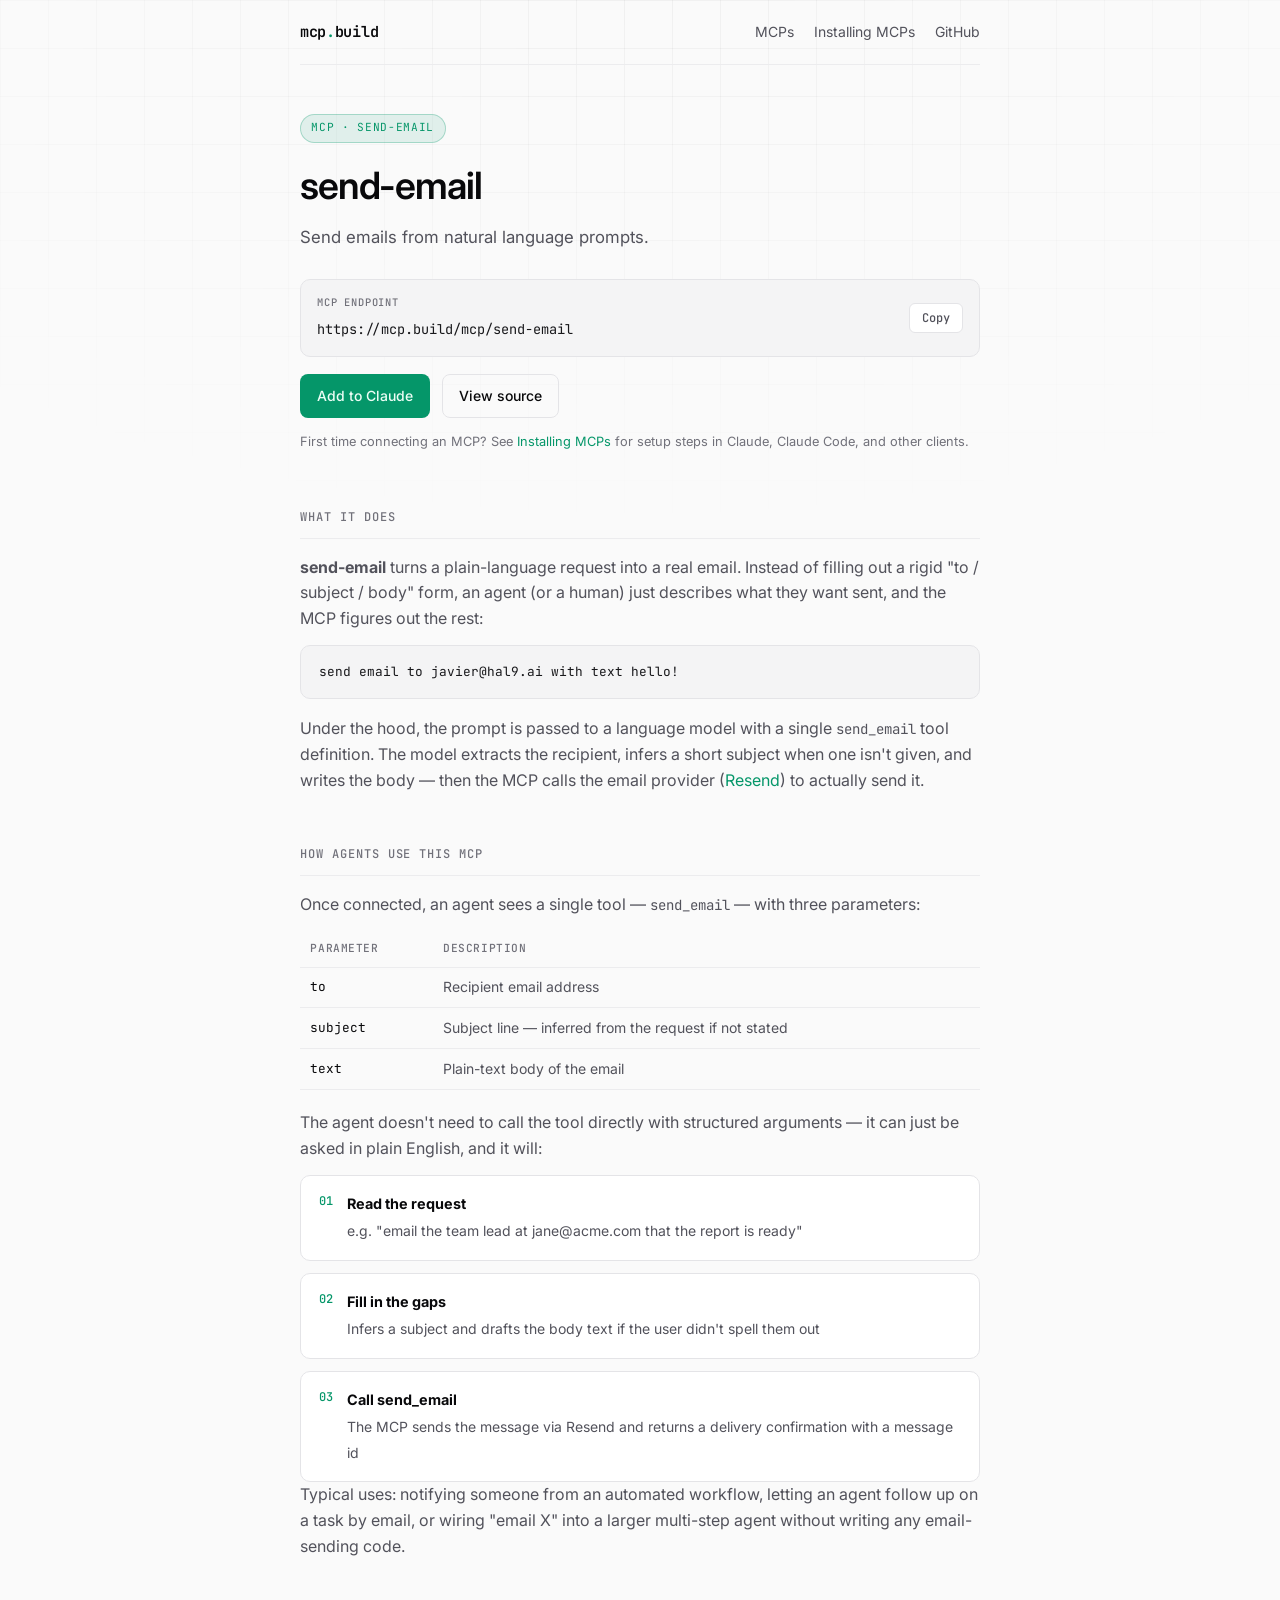
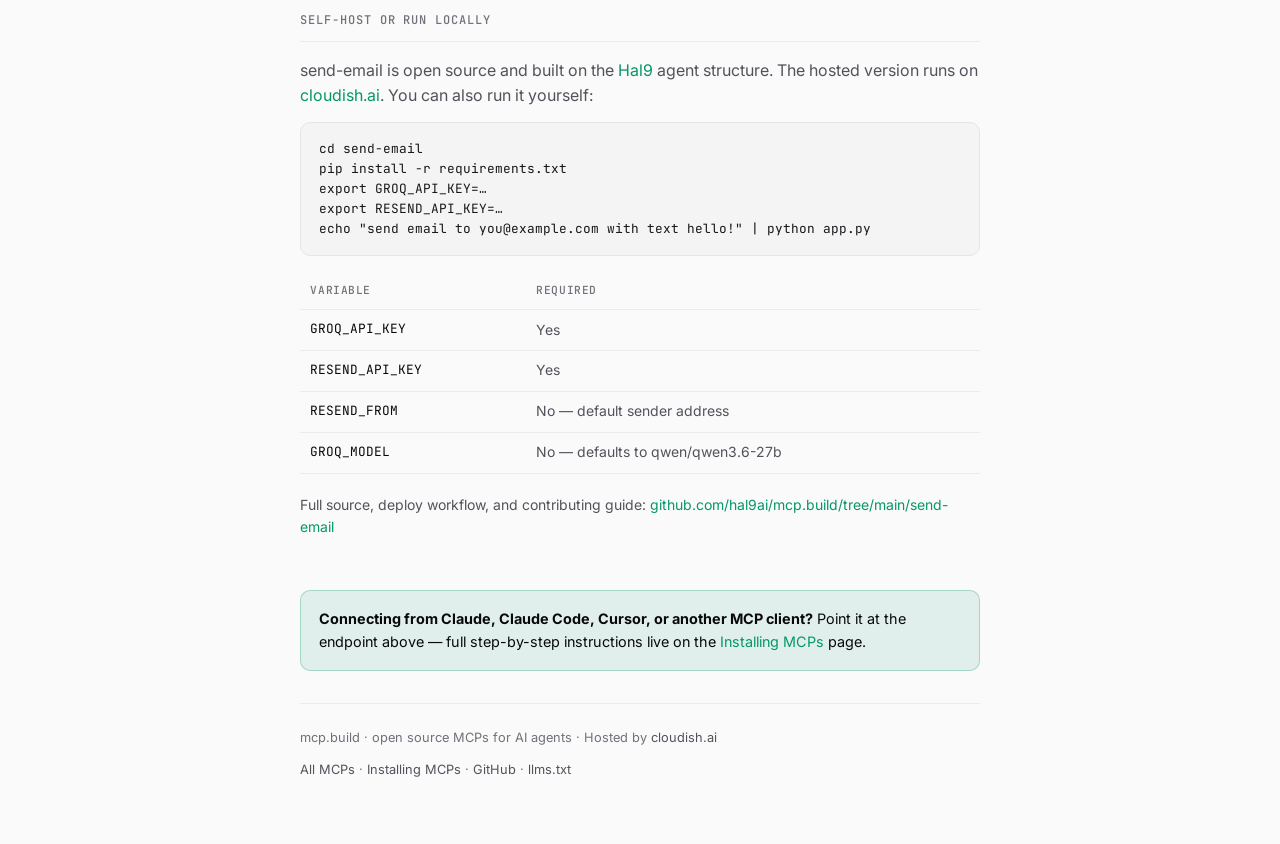
<file: docs/send-email/index.html>
<!DOCTYPE html>
<html lang="en">
<head>
  <meta charset="utf-8" />
  <meta name="viewport" content="width=device-width, initial-scale=1" />
  <title>send-email MCP — send emails from natural language · mcp.build</title>
  <meta name="description" content="A hosted, open-source MCP server that turns plain-language requests into real emails. No SMTP config, no rigid schema — just tell your agent what to send." />
  <link rel="canonical" href="https://mcp.build/send-email/" />

  <!-- Open Graph -->
  <meta property="og:type" content="website" />
  <meta property="og:url" content="https://mcp.build/send-email/" />
  <meta property="og:title" content="send-email MCP — send emails from natural language" />
  <meta property="og:description" content="A hosted, open-source MCP server that turns plain-language requests into real emails. No SMTP config, no rigid schema — connect in seconds." />
  <meta property="og:site_name" content="mcp.build" />

  <!-- Twitter Card -->
  <meta name="twitter:card" content="summary" />
  <meta name="twitter:title" content="send-email MCP — send emails from natural language" />
  <meta name="twitter:description" content="A hosted, open-source MCP server that turns plain-language requests into real emails. No SMTP config, no rigid schema — connect in seconds." />

  <meta name="theme-color" content="#fafafa" media="(prefers-color-scheme: light)" />
  <meta name="theme-color" content="#0a0a0b" media="(prefers-color-scheme: dark)" />
  <meta name="color-scheme" content="light dark" />
  <link rel="preconnect" href="https://fonts.googleapis.com" />
  <link rel="preconnect" href="https://fonts.gstatic.com" crossorigin />
  <link href="https://fonts.googleapis.com/css2?family=Inter:wght@400;500;600&family=JetBrains+Mono:wght@400;500;600&display=swap" rel="stylesheet" />
  <link rel="stylesheet" href="../css/styles.css" />
  <link rel="alternate" type="text/plain" href="../llms.txt" title="LLM instructions" />
  <link rel="sitemap" type="application/xml" href="/sitemap.xml" />

  <!-- Schema.org structured data -->
  <script type="application/ld+json">
  {
    "@context": "https://schema.org",
    "@type": "SoftwareApplication",
    "@id": "https://mcp.build/send-email/",
    "name": "send-email MCP",
    "alternateName": "Send Email MCP",
    "applicationCategory": "DeveloperApplication",
    "url": "https://mcp.build/send-email/",
    "description": "A hosted, open-source Model Context Protocol (MCP) server that turns plain-language requests into real emails. No SMTP configuration, no rigid schema — connect an endpoint and your AI agent can send email instantly.",
    "operatingSystem": "Any",
    "isAccessibleForFree": true,
    "offers": {
      "@type": "Offer",
      "price": "0",
      "priceCurrency": "USD"
    },
    "provider": {
      "@type": "Organization",
      "name": "mcp.build",
      "url": "https://mcp.build"
    },
    "codeRepository": "https://github.com/hal9ai/mcp.build/tree/main/send-email",
    "audience": {
      "@type": "Audience",
      "audienceType": "AI agent builders, LLM developers, automation engineers"
    },
    "featureList": [
      "Send emails from natural language prompts",
      "Hosted — no infrastructure to manage",
      "Open source — inspect or self-host",
      "Works with Claude, Claude Code, Cursor, Codex, and any MCP-compatible agent"
    ]
  }
  </script>
</head>
<body>
  <div class="wrap">
    <nav class="nav">
      <a class="logo" href="../">mcp<span>.</span>build</a>
      <ul class="nav-links">
        <li><a href="../#mcps">MCPs</a></li>
        <li><a href="../installing-mcps/">Installing MCPs</a></li>
        <li><a href="https://github.com/hal9ai/mcp.build">GitHub</a></li>
      </ul>
    </nav>

    <header class="hero">
      <div class="badge">MCP · send-email</div>
      <h1>send-email</h1>
      <p class="lead">Send emails from natural language prompts.</p>

      <div class="endpoint">
        <div>
          <span class="endpoint-label">MCP endpoint</span>
          <code>https://mcp.build/mcp/send-email</code>
        </div>
        <button class="endpoint-copy" data-copy="https://mcp.build/mcp/send-email">Copy</button>
      </div>

      <div class="actions">
        <a class="btn btn-primary" href="https://claude.ai/customize/connectors?modal=add-custom-connector&connectorName=Send%20Email&connectorUrl=https%3A%2F%2Fmcp.build%2Fmcp%2Fsend-email">Add to Claude</a>
        <a class="btn btn-ghost" href="https://github.com/hal9ai/mcp.build/tree/main/send-email">View source</a>
      </div>
      <p style="margin-top: 0.85rem; font-size: 0.8rem; color: var(--text-dim);">
        First time connecting an MCP? See
        <a href="../installing-mcps/">Installing MCPs</a>
        for setup steps in Claude, Claude Code, and other clients.
      </p>
    </header>

    <section id="what">
      <h2>What it does</h2>
      <p>
        <strong>send-email</strong> turns a plain-language request into a real email.
        Instead of filling out a rigid "to / subject / body" form, an agent (or a human)
        just describes what they want sent, and the MCP figures out the rest:
      </p>
      <div class="pre-wrap">
        <pre>send email to javier@hal9.ai with text hello!</pre>
      </div>
      <p>
        Under the hood, the prompt is passed to a language model with a single
        <code>send_email</code> tool definition. The model extracts the recipient,
        infers a short subject when one isn't given, and writes the body — then the
        MCP calls the email provider (<a href="https://resend.com">Resend</a>) to
        actually send it.
      </p>
    </section>

    <section id="how-agents-use-it">
      <h2>How agents use this MCP</h2>
      <p>
        Once connected, an agent sees a single tool — <code>send_email</code> — with
        three parameters:
      </p>
      <table class="meta">
        <thead>
          <tr><th>Parameter</th><th>Description</th></tr>
        </thead>
        <tbody>
          <tr><td>to</td><td>Recipient email address</td></tr>
          <tr><td>subject</td><td>Subject line — inferred from the request if not stated</td></tr>
          <tr><td>text</td><td>Plain-text body of the email</td></tr>
        </tbody>
      </table>
      <p>The agent doesn't need to call the tool directly with structured arguments — it can just be asked in plain English, and it will:</p>
      <ol class="steps">
        <li><div><strong>Read the request</strong><span>e.g. "email the team lead at jane@acme.com that the report is ready"</span></div></li>
        <li><div><strong>Fill in the gaps</strong><span>Infers a subject and drafts the body text if the user didn't spell them out</span></div></li>
        <li><div><strong>Call send_email</strong><span>The MCP sends the message via Resend and returns a delivery confirmation with a message id</span></div></li>
      </ol>
      <p>
        Typical uses: notifying someone from an automated workflow, letting an agent
        follow up on a task by email, or wiring "email X" into a larger multi-step
        agent without writing any email-sending code.
      </p>
    </section>

    <section id="config">
      <h2>Self-host or run locally</h2>
      <p>
        send-email is open source and built on the <a href="https://github.com/hal9ai/hal9">Hal9</a>
        agent structure. The hosted version runs on
        <a href="https://cloudish.ai">cloudish.ai</a>. You can also run it yourself:
      </p>
      <div class="pre-wrap">
        <pre>cd send-email
pip install -r requirements.txt
export GROQ_API_KEY=…
export RESEND_API_KEY=…
echo "send email to you@example.com with text hello!" | python app.py</pre>
      </div>
      <table class="meta">
        <thead>
          <tr><th>Variable</th><th>Required</th></tr>
        </thead>
        <tbody>
          <tr><td>GROQ_API_KEY</td><td>Yes</td></tr>
          <tr><td>RESEND_API_KEY</td><td>Yes</td></tr>
          <tr><td>RESEND_FROM</td><td>No — default sender address</td></tr>
          <tr><td>GROQ_MODEL</td><td>No — defaults to qwen/qwen3.6-27b</td></tr>
        </tbody>
      </table>
      <p style="font-size: 0.875rem;">
        Full source, deploy workflow, and contributing guide:
        <a href="https://github.com/hal9ai/mcp.build/tree/main/send-email">github.com/hal9ai/mcp.build/tree/main/send-email</a>
      </p>
    </section>

    <div class="callout">
      <p>
        <strong>Connecting from Claude, Claude Code, Cursor, or another MCP client?</strong>
        Point it at the endpoint above — full step-by-step instructions live on the
        <a href="../installing-mcps/">Installing MCPs</a> page.
      </p>
    </div>

    <footer class="footer">
      <span>
        mcp.build · open source MCPs for AI agents ·
        Hosted by <a href="https://cloudish.ai">cloudish.ai</a>
      </span>
      <span>
        <a href="../">All MCPs</a>
        ·
        <a href="../installing-mcps/">Installing MCPs</a>
        ·
        <a href="https://github.com/hal9ai/mcp.build">GitHub</a>
        ·
        <a href="../llms.txt">llms.txt</a>
      </span>
    </footer>
  </div>

  <script src="../js/copy.js"></script>
</body>
</html>
</file>
<file: docs/css/styles.css>
/* Light theme (default). Dark overrides via prefers-color-scheme. */
:root {
  color-scheme: light;
  --bg: #fafafa;
  --bg-elevated: #ffffff;
  --bg-hover: #f4f4f5;
  --border: #e4e4e7;
  --border-subtle: #ececee;
  --text: #09090b;
  --text-muted: #52525b;
  --text-dim: #71717a;
  --accent: #059669;
  --accent-dim: rgba(5, 150, 105, 0.1);
  --accent-border: rgba(5, 150, 105, 0.28);
  --code-bg: #f4f4f5;
  --code-text: #18181b;
  --code-comment: #71717a;
  --code-keyword: #4f46e5;
  --code-string: #047857;
  --btn-primary-fg: #ecfdf5;
  --grid-line: rgba(0, 0, 0, 0.04);
  --radius: 10px;
  --font: "Inter", ui-sans-serif, system-ui, -apple-system, sans-serif;
  --mono: "JetBrains Mono", "SF Mono", ui-monospace, Menlo, monospace;
  --max: 720px;
}

@media (prefers-color-scheme: dark) {
  :root {
    color-scheme: dark;
    --bg: #0a0a0b;
    --bg-elevated: #121214;
    --bg-hover: #1a1a1e;
    --border: #27272a;
    --border-subtle: #1f1f23;
    --text: #fafafa;
    --text-muted: #a1a1aa;
    --text-dim: #71717a;
    --accent: #34d399;
    --accent-dim: rgba(52, 211, 153, 0.12);
    --accent-border: rgba(52, 211, 153, 0.35);
    --code-bg: #18181b;
    --code-text: #e4e4e7;
    --code-comment: #71717a;
    --code-keyword: #a5b4fc;
    --code-string: #86efac;
    --btn-primary-fg: #052e1c;
    --grid-line: rgba(255, 255, 255, 0.02);
  }
}

*,
*::before,
*::after {
  box-sizing: border-box;
  margin: 0;
  padding: 0;
}

html {
  scroll-behavior: smooth;
  -webkit-font-smoothing: antialiased;
}

body {
  font-family: var(--font);
  background: var(--bg);
  color: var(--text);
  line-height: 1.6;
  min-height: 100vh;
}

/* subtle grid */
body::before {
  content: "";
  position: fixed;
  inset: 0;
  background-image:
    linear-gradient(var(--grid-line) 1px, transparent 1px),
    linear-gradient(90deg, var(--grid-line) 1px, transparent 1px);
  background-size: 48px 48px;
  pointer-events: none;
  z-index: 0;
  mask-image: radial-gradient(ellipse 80% 60% at 50% 0%, black, transparent);
}

a {
  color: var(--accent);
  text-decoration: none;
}

a:hover {
  text-decoration: underline;
  text-underline-offset: 3px;
}

code,
pre {
  font-family: var(--mono);
  font-size: 0.875em;
}

.wrap {
  position: relative;
  z-index: 1;
  max-width: var(--max);
  margin: 0 auto;
  padding: 0 1.25rem 4rem;
}

/* nav */
.nav {
  display: flex;
  align-items: center;
  justify-content: space-between;
  padding: 1.25rem 0;
  border-bottom: 1px solid var(--border-subtle);
  margin-bottom: 3rem;
}

.logo {
  font-family: var(--mono);
  font-weight: 600;
  font-size: 0.95rem;
  color: var(--text);
  letter-spacing: -0.02em;
  text-decoration: none;
}

.logo span {
  color: var(--accent);
}

.logo:hover {
  text-decoration: none;
}

.nav-links {
  display: flex;
  gap: 1.25rem;
  list-style: none;
  font-size: 0.875rem;
}

.nav-links a {
  color: var(--text-muted);
  text-decoration: none;
}

.nav-links a:hover {
  color: var(--text);
}

/* hero */
.hero {
  margin-bottom: 3.5rem;
}

.badge {
  display: inline-flex;
  align-items: center;
  gap: 0.4rem;
  font-family: var(--mono);
  font-size: 0.7rem;
  text-transform: uppercase;
  letter-spacing: 0.06em;
  color: var(--accent);
  background: var(--accent-dim);
  border: 1px solid var(--accent-border);
  padding: 0.3rem 0.65rem;
  border-radius: 999px;
  margin-bottom: 1.25rem;
}

.hero h1 {
  font-size: clamp(1.75rem, 5vw, 2.35rem);
  font-weight: 600;
  letter-spacing: -0.03em;
  line-height: 1.2;
  margin-bottom: 1rem;
}

.hero .lead {
  color: var(--text-muted);
  font-size: 1.05rem;
  max-width: 36rem;
  margin-bottom: 1.75rem;
}

.actions {
  display: flex;
  flex-wrap: wrap;
  gap: 0.75rem;
}

.btn {
  display: inline-flex;
  align-items: center;
  gap: 0.45rem;
  font-size: 0.875rem;
  font-weight: 500;
  padding: 0.6rem 1rem;
  border-radius: 8px;
  border: 1px solid transparent;
  cursor: pointer;
  text-decoration: none;
  transition: background 0.15s, border-color 0.15s, color 0.15s;
}

.btn:hover {
  text-decoration: none;
}

.btn-primary {
  background: var(--accent);
  color: var(--btn-primary-fg);
}

.btn-primary:hover {
  filter: brightness(1.06);
}

@media (prefers-color-scheme: light) {
  .btn-primary:hover {
    filter: brightness(0.95);
  }
}

.btn-ghost {
  background: transparent;
  color: var(--text);
  border-color: var(--border);
}

.btn-ghost:hover {
  background: var(--bg-hover);
  border-color: var(--text-dim);
}

.btn-sm {
  font-size: 0.8rem;
  padding: 0.45rem 0.8rem;
  border-radius: 7px;
}

/* endpoint — prominent, copyable MCP url */
.endpoint {
  display: flex;
  align-items: center;
  justify-content: space-between;
  gap: 0.75rem;
  background: var(--code-bg);
  border: 1px solid var(--border);
  border-radius: var(--radius);
  padding: 0.9rem 1rem;
  margin: 1.1rem 0;
}

.endpoint-label {
  display: block;
  font-family: var(--mono);
  font-size: 0.65rem;
  font-weight: 500;
  text-transform: uppercase;
  letter-spacing: 0.08em;
  color: var(--text-dim);
  margin-bottom: 0.3rem;
}

.endpoint code {
  font-family: var(--mono);
  font-size: 0.85rem;
  color: var(--code-text);
  word-break: break-all;
}

.endpoint-copy {
  flex-shrink: 0;
  font-family: var(--mono);
  font-size: 0.75rem;
  font-weight: 500;
  color: var(--text-muted);
  background: var(--bg-elevated);
  border: 1px solid var(--border);
  padding: 0.4rem 0.75rem;
  border-radius: 6px;
  cursor: pointer;
  transition: border-color 0.15s, color 0.15s;
}

.endpoint-copy:hover {
  border-color: var(--accent-border);
  color: var(--text);
}

.endpoint-copy.copied {
  color: var(--accent);
  border-color: var(--accent-border);
}

.endpoint-sm {
  padding: 0.6rem 0.75rem;
  margin: 0.85rem 0;
}

.endpoint-sm code {
  font-size: 0.78rem;
}

/* sections */
section {
  margin-bottom: 3.25rem;
}

section h2 {
  font-size: 0.75rem;
  font-family: var(--mono);
  font-weight: 500;
  text-transform: uppercase;
  letter-spacing: 0.08em;
  color: var(--text-dim);
  margin-bottom: 1rem;
  padding-bottom: 0.65rem;
  border-bottom: 1px solid var(--border-subtle);
}

section h3 {
  font-size: 1rem;
  font-weight: 600;
  margin: 1.5rem 0 0.6rem;
  letter-spacing: -0.02em;
}

section p {
  color: var(--text-muted);
  margin-bottom: 0.85rem;
}

/* cards */
.cards {
  display: grid;
  gap: 0.75rem;
}

.card {
  display: block;
  background: var(--bg-elevated);
  border: 1px solid var(--border);
  border-radius: var(--radius);
  padding: 1.35rem 1.4rem;
  color: inherit;
  transition: border-color 0.15s, box-shadow 0.15s;
}

.card:hover {
  border-color: var(--accent-border);
}

.card-top {
  display: flex;
  align-items: baseline;
  justify-content: space-between;
  gap: 0.75rem;
  margin-bottom: 0.5rem;
}

.card h3 {
  margin: 0;
  font-size: 1rem;
  font-family: var(--mono);
  font-weight: 500;
  color: var(--text);
}

.card h3 a {
  color: inherit;
  text-decoration: none;
}

.card h3 a:hover {
  color: var(--accent);
  text-decoration: underline;
  text-underline-offset: 3px;
}

.card .tag {
  font-family: var(--mono);
  font-size: 0.7rem;
  color: var(--text-dim);
  white-space: nowrap;
  background: var(--accent-dim);
  border: 1px solid var(--accent-border);
  padding: 0.15rem 0.5rem;
  border-radius: 999px;
}

.card p {
  margin: 0 0 0.25rem;
  font-size: 0.9rem;
  color: var(--text-muted);
}

.card-actions {
  display: flex;
  flex-wrap: wrap;
  gap: 0.6rem;
  margin-top: 0.9rem;
}

/* clickable card — clicking anywhere on the card navigates to its page via
   JS (see js/cards.js), except the copy button and "Add to Claude" link,
   which keep their own behavior. */
.card-clickable {
  cursor: pointer;
}

/* Available MCPs — the central, most prominent section on the page */
.mcps-featured {
  background: var(--bg-elevated);
  border: 1px solid var(--accent-border);
  border-radius: calc(var(--radius) + 4px);
  padding: 2rem clamp(1.25rem, 4vw, 2.25rem) 2.25rem;
  box-shadow: 0 1px 0 var(--border-subtle), 0 12px 32px -20px var(--accent-dim);
}

.mcps-featured-head {
  margin-bottom: 1.5rem;
}

.mcps-featured h2 {
  font-family: var(--font);
  font-size: clamp(1.4rem, 3.5vw, 1.85rem);
  font-weight: 600;
  letter-spacing: -0.02em;
  text-transform: none;
  color: var(--text);
  border-bottom: none;
  padding-bottom: 0;
  margin-bottom: 0.5rem;
}

.mcps-featured-sub {
  color: var(--text-muted);
  font-size: 0.95rem;
  max-width: 34rem;
  margin-bottom: 0;
}

/* why mcp.build — plain list, deliberately not link-like or clickable */
.why-list {
  list-style: none;
  display: grid;
  gap: 1rem;
}

.why-list li {
  padding-left: 1rem;
  border-left: 2px solid var(--border);
}

.why-top {
  display: flex;
  align-items: baseline;
  justify-content: space-between;
  gap: 0.75rem;
  margin-bottom: 0.4rem;
}

.why-list h3 {
  margin: 0;
  font-size: 0.95rem;
  font-weight: 600;
  color: var(--text);
}

.why-list .tag {
  font-family: var(--mono);
  font-size: 0.7rem;
  color: var(--text-dim);
  white-space: nowrap;
}

.why-list p {
  margin: 0;
  font-size: 0.9rem;
  color: var(--text-muted);
}

/* steps */
.steps {
  list-style: none;
  counter-reset: step;
  display: grid;
  gap: 0.75rem;
}

.steps li {
  counter-increment: step;
  display: grid;
  grid-template-columns: auto 1fr;
  gap: 0.9rem;
  align-items: start;
  background: var(--bg-elevated);
  border: 1px solid var(--border);
  border-radius: var(--radius);
  padding: 1rem 1.1rem;
}

.steps li::before {
  content: counter(step, decimal-leading-zero);
  font-family: var(--mono);
  font-size: 0.75rem;
  font-weight: 500;
  color: var(--accent);
  line-height: 1.6;
}

.steps strong {
  display: block;
  color: var(--text);
  font-size: 0.9rem;
  margin-bottom: 0.2rem;
}

.steps span {
  color: var(--text-muted);
  font-size: 0.875rem;
}

/* code blocks */
.pre-wrap {
  position: relative;
  margin: 0.85rem 0 1.1rem;
}

pre {
  background: var(--code-bg);
  border: 1px solid var(--border);
  border-radius: var(--radius);
  padding: 1rem 1.1rem;
  overflow-x: auto;
  color: var(--code-text);
  line-height: 1.55;
  font-size: 0.8rem;
}

pre .c {
  color: var(--code-comment);
}

pre .k {
  color: var(--code-keyword);
}

pre .s {
  color: var(--code-string);
}

/* tree */
.tree {
  font-family: var(--mono);
  font-size: 0.8rem;
  color: var(--text-muted);
  line-height: 1.7;
}

.tree .dir {
  color: var(--text);
}

.tree .file {
  color: var(--accent);
}

/* agent callout */
.callout {
  background: var(--accent-dim);
  border: 1px solid var(--accent-border);
  border-radius: var(--radius);
  padding: 1rem 1.15rem;
  margin: 1rem 0;
}

.callout p {
  margin: 0;
  color: var(--text);
  font-size: 0.9rem;
}

.callout code {
  background: color-mix(in srgb, var(--text) 8%, transparent);
  padding: 0.1rem 0.35rem;
  border-radius: 4px;
  font-size: 0.85em;
}

/* table */
.meta {
  width: 100%;
  border-collapse: collapse;
  font-size: 0.875rem;
  margin: 0.75rem 0 1.25rem;
}

.meta th,
.meta td {
  text-align: left;
  padding: 0.55rem 0.65rem;
  border-bottom: 1px solid var(--border-subtle);
}

.meta th {
  color: var(--text-dim);
  font-weight: 500;
  font-family: var(--mono);
  font-size: 0.7rem;
  text-transform: uppercase;
  letter-spacing: 0.05em;
}

.meta td {
  color: var(--text-muted);
}

.meta td:first-child {
  font-family: var(--mono);
  color: var(--text);
  font-size: 0.8rem;
}

/* footer */
.footer {
  margin-top: 2rem;
  padding-top: 1.5rem;
  border-top: 1px solid var(--border-subtle);
  display: flex;
  flex-wrap: wrap;
  gap: 0.75rem 1.5rem;
  justify-content: space-between;
  font-size: 0.8rem;
  color: var(--text-dim);
}

.footer a {
  color: var(--text-muted);
}

.footer a:hover {
  color: var(--text);
}

@media (max-width: 520px) {
  .nav-links {
    gap: 0.85rem;
  }

  .card-top {
    flex-direction: column;
    align-items: flex-start;
  }
}
</file>
